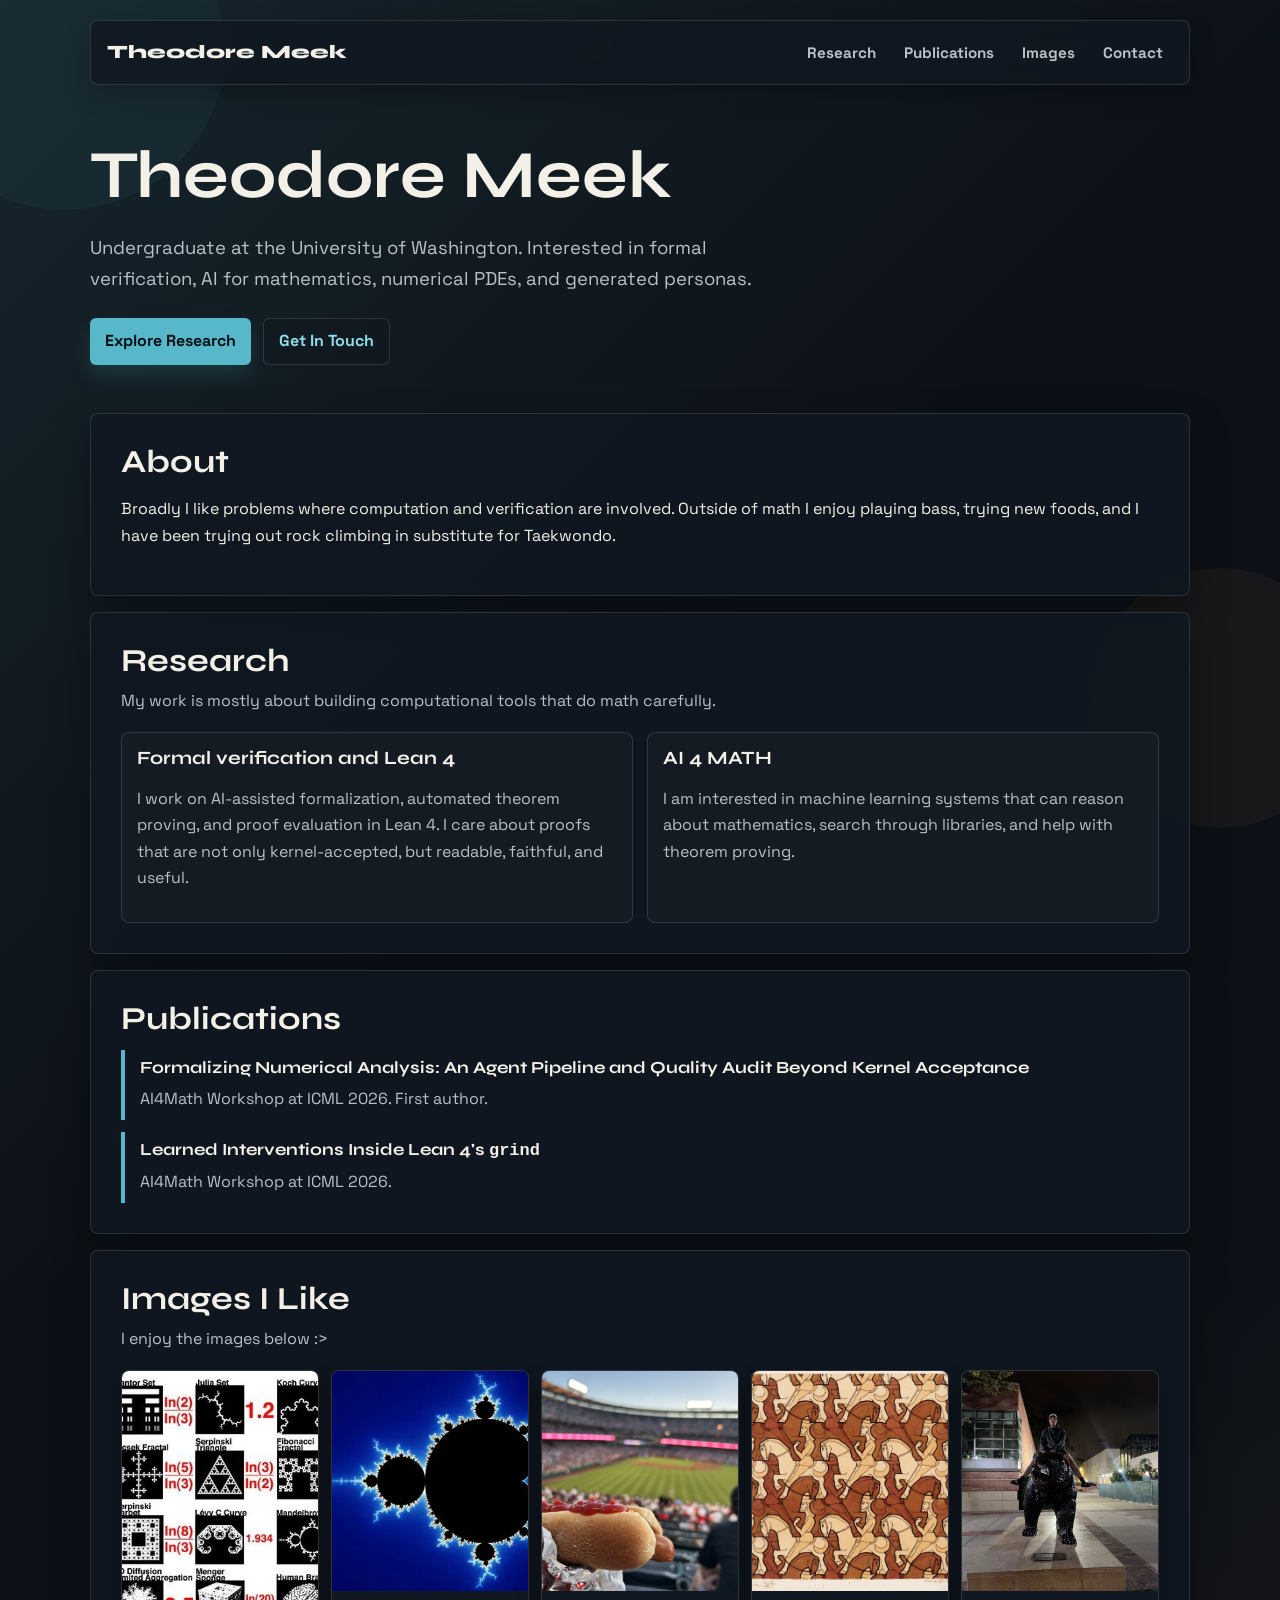
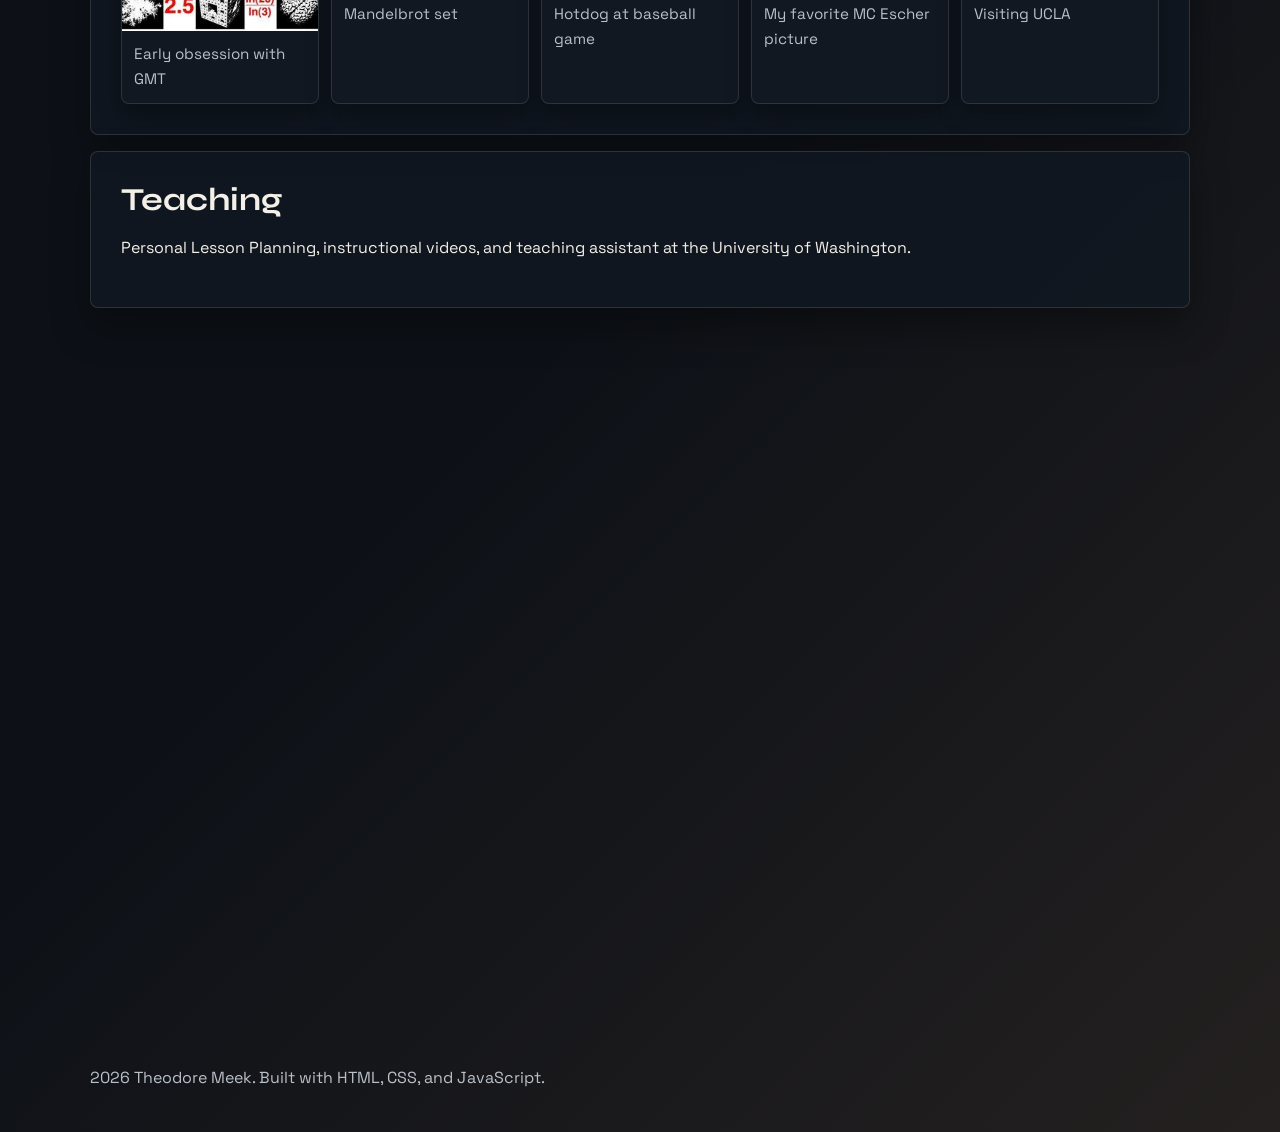
<file: index.html>
<!DOCTYPE html>
<html lang="en">
  <head>
    <meta charset="UTF-8" />
    <meta name="viewport" content="width=device-width, initial-scale=1.0" />
    <title>Theodore Meek</title>
    <meta
      name="description"
      content="Theodore Meek's personal site: formal verification, AI for mathematics, numerical PDEs, and generated personas."
    />
    <link rel="preconnect" href="https://fonts.googleapis.com" />
    <link rel="preconnect" href="https://fonts.gstatic.com" crossorigin />
    <link
      href="https://fonts.googleapis.com/css2?family=Space+Grotesk:wght@400;500;700&family=Syne:wght@700;800&display=swap"
      rel="stylesheet"
    />
    <link rel="stylesheet" href="styles.css" />
  </head>
  <body>
    <div class="bg-shape bg-shape-1" aria-hidden="true"></div>
    <div class="bg-shape bg-shape-2" aria-hidden="true"></div>

    <header class="site-header">
      <a class="logo" href="index.html">Theodore Meek</a>
      <nav>
        <ul class="nav-list">
          <li><a href="research.html">Research</a></li>
          <li><a href="publications.html">Publications</a></li>
          <li><a href="images.html">Images</a></li>
          <li><a href="contact.html">Contact</a></li>
        </ul>
      </nav>
    </header>

    <main id="home">
      <section class="hero reveal">
        <h1>Theodore Meek</h1>
        <p class="hero-copy">
          Undergraduate at the University of Washington. Interested in formal
          verification, AI for mathematics, numerical PDEs, and generated
          personas.
        </p>
        <div class="hero-actions">
          <a class="btn btn-primary" href="research.html">Explore Research</a>
          <a class="btn btn-ghost" href="contact.html">Get In Touch</a>
        </div>
      </section>

      <section id="about" class="panel reveal">
        <h2>About</h2>
        <p>
          Broadly I like problems where computation and verification are
          involved. Outside of math I enjoy playing bass, trying new foods, and
          I have been trying out rock climbing in substitute for Taekwondo.
        </p>
      </section>

      <section id="research" class="panel reveal">
        <h2>Research</h2>
        <p class="section-intro">
          My work is mostly about building computational tools that do math
          carefully.
        </p>
        <div class="cards research-cards">
          <article class="card">
            <h3>Formal verification and Lean 4</h3>
            <p>
              I work on AI-assisted formalization, automated theorem proving,
              and proof evaluation in Lean 4. I care about proofs that are not
              only kernel-accepted, but readable, faithful, and useful.
            </p>
          </article>
          <article class="card">
            <h3>AI 4 MATH</h3>
            <p>
              I am interested in machine learning systems that can reason about
              mathematics, search through libraries, and help with theorem
              proving.
            </p>
          </article>
        </div>
      </section>

      <section id="publications" class="panel reveal">
        <h2>Publications</h2>
        <div class="publication-list">
          <article class="publication-item">
            <h3>Formalizing Numerical Analysis: An Agent Pipeline and Quality Audit Beyond Kernel Acceptance</h3>
            <p>AI4Math Workshop at ICML 2026. First author.</p>
          </article>
          <article class="publication-item">
            <h3>Learned Interventions Inside Lean 4's <code>grind</code></h3>
            <p>AI4Math Workshop at ICML 2026.</p>
          </article>
        </div>
      </section>

      <section id="images" class="panel reveal">
        <h2>Images I Like</h2>
        <p class="section-intro">
          I enjoy the images below :>
        </p>
        <div class="image-grid">
          <figure class="image-card image-card--poster">
            <img src="assets/images/Lets%20make%20this%20better.jpg" alt="Early obsession with GMT" />
            <figcaption>Early obsession with GMT</figcaption>
          </figure>
          <figure class="image-card">
            <img src="assets/images/mandelbrot%20set%20again.webp" alt="Mandelbrot set" />
            <figcaption>Mandelbrot set</figcaption>
          </figure>
          <figure class="image-card">
            <img src="assets/images/hotdog%20at%20baseball%20game.jpg" alt="Hotdog at baseball game" />
            <figcaption>Hotdog at baseball game</figcaption>
          </figure>
          <figure class="image-card">
            <img src="assets/images/mc%20escher.jpg" alt="My favorite MC Escher picture" />
            <figcaption>My favorite MC Escher picture</figcaption>
          </figure>
          <figure class="image-card">
            <img src="assets/images/bear.jfif" alt="Visiting UCLA" />
            <figcaption>Visiting UCLA</figcaption>
          </figure>
        </div>
      </section>

      <section id="teaching" class="panel reveal">
        <h2>Teaching</h2>
        <p>
          Personal Lesson Planning, instructional videos, and teaching
          assistant at the University of Washington.
        </p>
      </section>

      <section id="experience" class="panel reveal">
        <h2>Selected Experience</h2>
        <div class="publication-list">
          <article class="publication-item">
            <h3>UW Math and AI Lab</h3>
            <p>
              Lean 4 formalization, automated mathematics, proof evaluation,
              and mathematical AI.
            </p>
          </article>
          <article class="publication-item">
            <h3>Formal Verification Group, Zhejiang University</h3>
            <p>
              Informal and formal mathematical reasoning, including work related
              to miniF2F and reinforcement-learning-based theorem proving.
            </p>
          </article>
        </div>
      </section>

      <section id="awards" class="panel reveal">
        <h2>Awards and Service</h2>
        <p>
          Selected honors and activities include the UW Math AI Lab Fellowship,
          Outstanding Lean Contributions Award, 2nd place at the UW Lean
          Hackathon, and co-founding
          <a href="https://www.kingcountykeys.org/" target="_blank" rel="noreferrer">King County Keys</a>,
          a nonprofit providing free online music lessons to K-8 students.
        </p>
      </section>

      <section id="contact" class="panel reveal">
        <h2>Contact</h2>
        <ul class="contact-list">
          <li>Email: <a href="mailto:theomeek@hotmail.com">theomeek@hotmail.com</a></li>
          <li>GitHub: <a href="https://github.com/tdwag123" target="_blank" rel="noreferrer">github.com/tdwag123</a></li>
          <li>LinkedIn: <a href="https://www.linkedin.com/in/theodore-meek-9a7b171b7/" target="_blank" rel="noreferrer">linkedin.com/in/theodore-meek-9a7b171b7</a></li>
        </ul>
      </section>
    </main>

    <footer class="site-footer">
      <p><span id="year"></span> Theodore Meek. Built with HTML, CSS, and JavaScript.</p>
    </footer>

    <script src="script.js"></script>
  </body>
</html>
</file>
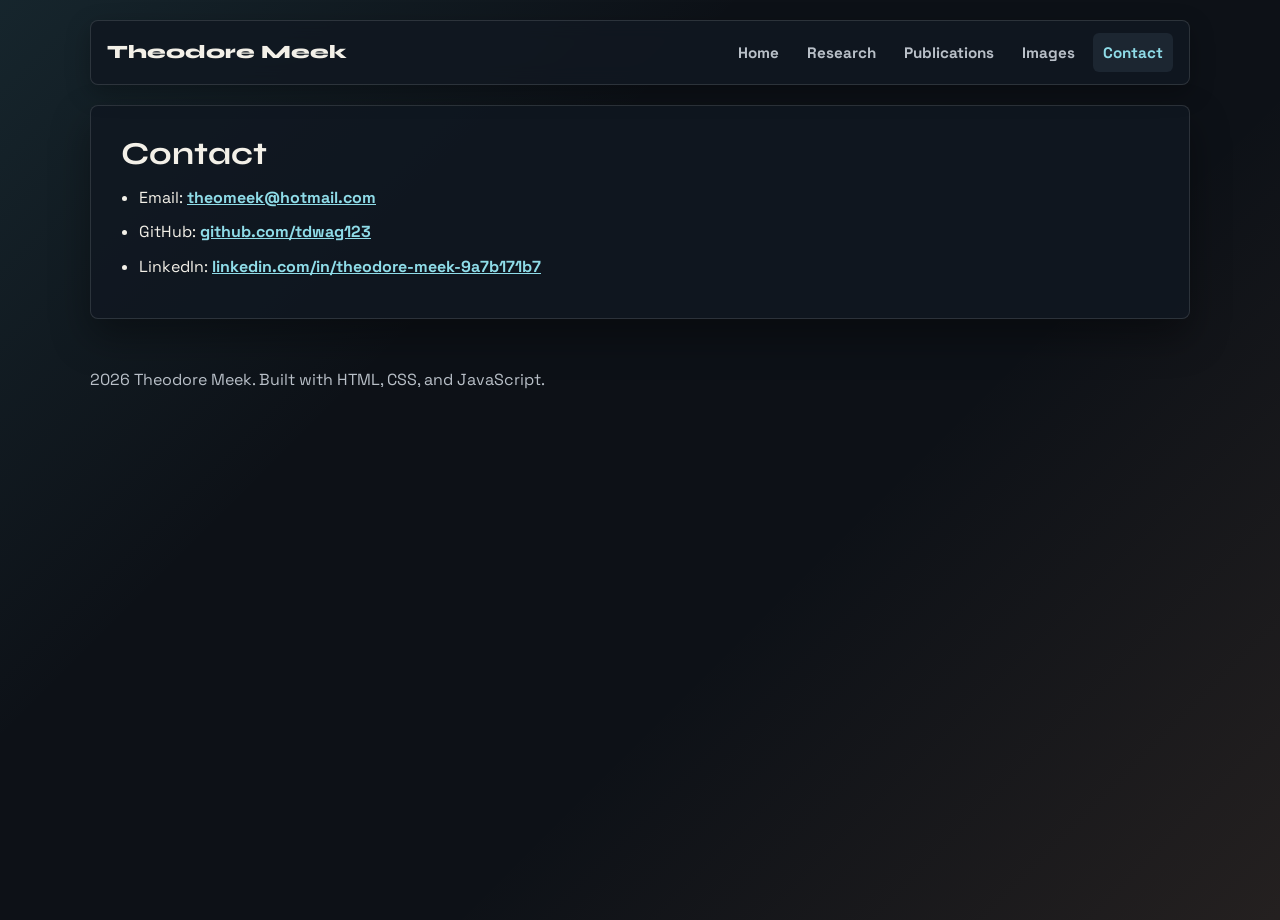
<file: contact.html>
<!DOCTYPE html>
<html lang="en">
  <head>
    <meta charset="utf-8" />
    <meta name="viewport" content="width=device-width,initial-scale=1" />
    <title>Contact - Theodore Meek</title>
    <link rel="preconnect" href="https://fonts.googleapis.com" />
    <link rel="preconnect" href="https://fonts.gstatic.com" crossorigin />
    <link
      href="https://fonts.googleapis.com/css2?family=Space+Grotesk:wght@400;500;700&family=Syne:wght@700;800&display=swap"
      rel="stylesheet"
    />
    <link rel="stylesheet" href="styles.css" />
  </head>
  <body>
    <header class="site-header">
      <a class="logo" href="index.html">Theodore Meek</a>
      <nav>
        <ul class="nav-list">
          <li><a href="index.html">Home</a></li>
          <li><a href="research.html">Research</a></li>
          <li><a href="publications.html">Publications</a></li>
          <li><a href="images.html">Images</a></li>
          <li><a href="contact.html" class="active">Contact</a></li>
        </ul>
      </nav>
    </header>

    <main>
      <section class="panel">
        <h2>Contact</h2>
        <ul class="contact-list">
          <li>Email: <a href="mailto:theomeek@hotmail.com">theomeek@hotmail.com</a></li>
          <li>GitHub: <a href="https://github.com/tdwag123" target="_blank" rel="noreferrer">github.com/tdwag123</a></li>
          <li>LinkedIn: <a href="https://www.linkedin.com/in/theodore-meek-9a7b171b7/" target="_blank" rel="noreferrer">linkedin.com/in/theodore-meek-9a7b171b7</a></li>
        </ul>
      </section>
    </main>

    <footer class="site-footer">
      <p><span id="year"></span> Theodore Meek. Built with HTML, CSS, and JavaScript.</p>
    </footer>

    <script src="script.js"></script>
  </body>
</html>
</file>
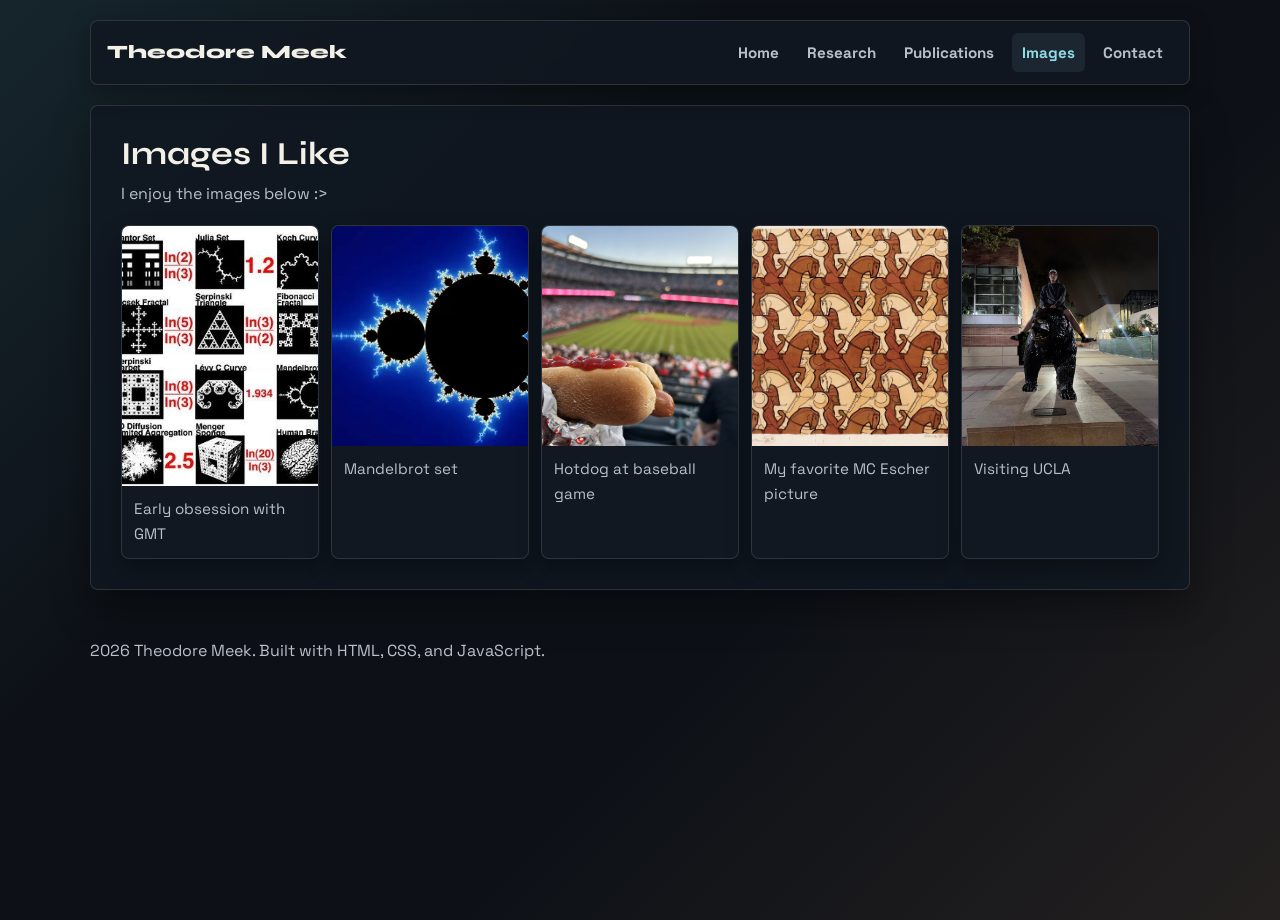
<file: images.html>
<!DOCTYPE html>
<html lang="en">
  <head>
    <meta charset="utf-8" />
    <meta name="viewport" content="width=device-width,initial-scale=1" />
    <title>Images - Theodore Meek</title>
    <link rel="preconnect" href="https://fonts.googleapis.com" />
    <link rel="preconnect" href="https://fonts.gstatic.com" crossorigin />
    <link
      href="https://fonts.googleapis.com/css2?family=Space+Grotesk:wght@400;500;700&family=Syne:wght@700;800&display=swap"
      rel="stylesheet"
    />
    <link rel="stylesheet" href="styles.css" />
  </head>
  <body>
    <header class="site-header">
      <a class="logo" href="index.html">Theodore Meek</a>
      <nav>
        <ul class="nav-list">
          <li><a href="index.html">Home</a></li>
          <li><a href="research.html">Research</a></li>
          <li><a href="publications.html">Publications</a></li>
          <li><a href="images.html" class="active">Images</a></li>
          <li><a href="contact.html">Contact</a></li>
        </ul>
      </nav>
    </header>

    <main>
      <section class="panel">
        <h2>Images I Like</h2>
        <p class="section-intro">I enjoy the images below :&gt;</p>
        <div class="image-grid">
          <figure class="image-card image-card--poster">
            <img src="assets/images/Lets%20make%20this%20better.jpg" alt="Early obsession with GMT" />
            <figcaption>Early obsession with GMT</figcaption>
          </figure>
          <figure class="image-card">
            <img src="assets/images/mandelbrot%20set%20again.webp" alt="Mandelbrot set" />
            <figcaption>Mandelbrot set</figcaption>
          </figure>
          <figure class="image-card">
            <img src="assets/images/hotdog%20at%20baseball%20game.jpg" alt="Hotdog at baseball game" />
            <figcaption>Hotdog at baseball game</figcaption>
          </figure>
          <figure class="image-card">
            <img src="assets/images/mc%20escher.jpg" alt="My favorite MC Escher picture" />
            <figcaption>My favorite MC Escher picture</figcaption>
          </figure>
          <figure class="image-card">
            <img src="assets/images/bear.jfif" alt="Visiting UCLA" />
            <figcaption>Visiting UCLA</figcaption>
          </figure>
        </div>
      </section>
    </main>

    <footer class="site-footer">
      <p><span id="year"></span> Theodore Meek. Built with HTML, CSS, and JavaScript.</p>
    </footer>

    <script src="script.js"></script>
  </body>
</html>
</file>
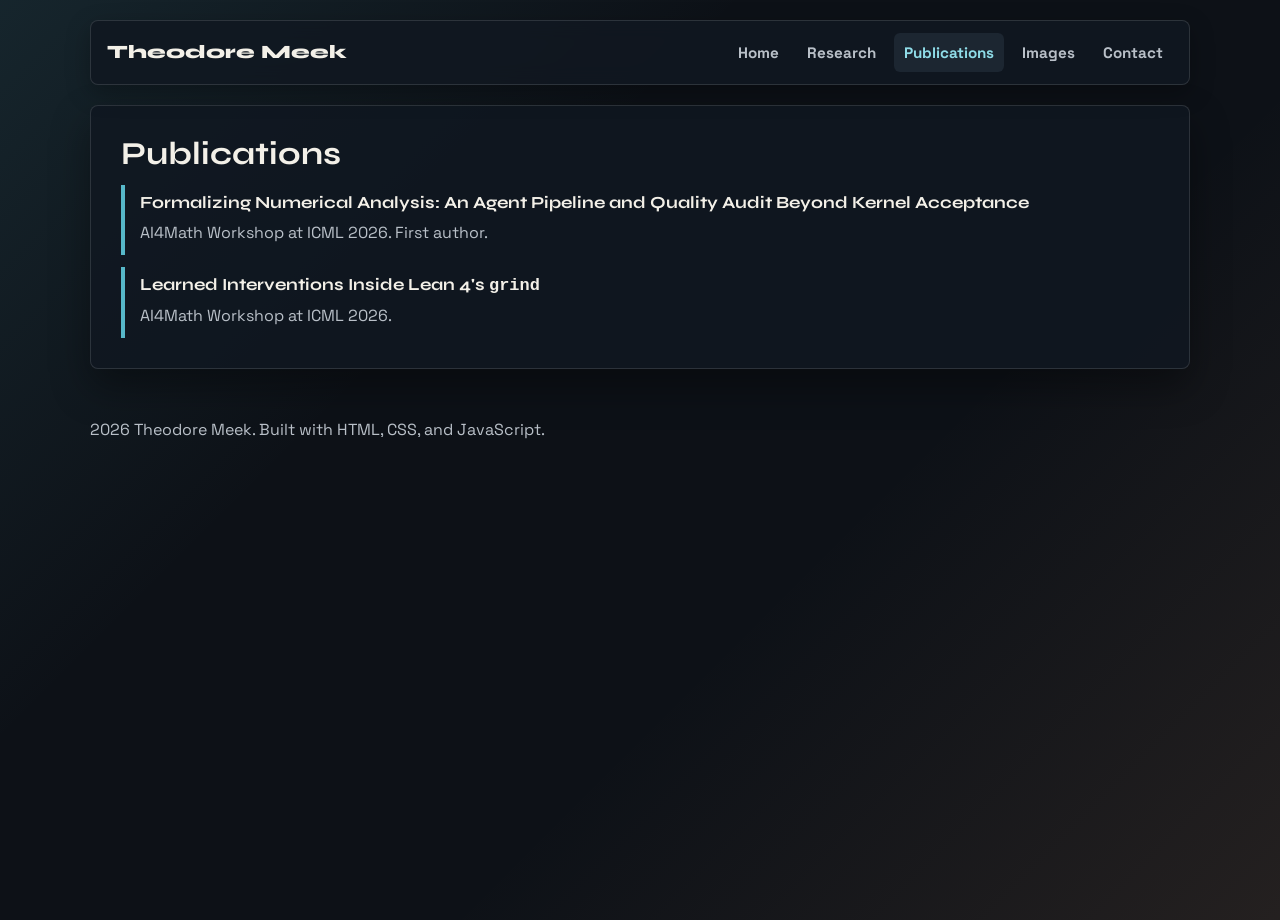
<file: publications.html>
<!DOCTYPE html>
<html lang="en">
  <head>
    <meta charset="utf-8" />
    <meta name="viewport" content="width=device-width,initial-scale=1" />
    <title>Publications - Theodore Meek</title>
    <link rel="preconnect" href="https://fonts.googleapis.com" />
    <link rel="preconnect" href="https://fonts.gstatic.com" crossorigin />
    <link
      href="https://fonts.googleapis.com/css2?family=Space+Grotesk:wght@400;500;700&family=Syne:wght@700;800&display=swap"
      rel="stylesheet"
    />
    <link rel="stylesheet" href="styles.css" />
  </head>
  <body>
    <header class="site-header">
      <a class="logo" href="index.html">Theodore Meek</a>
      <nav>
        <ul class="nav-list">
          <li><a href="index.html">Home</a></li>
          <li><a href="research.html">Research</a></li>
          <li><a href="publications.html" class="active">Publications</a></li>
          <li><a href="images.html">Images</a></li>
          <li><a href="contact.html">Contact</a></li>
        </ul>
      </nav>
    </header>

    <main>
      <section class="panel">
        <h2>Publications</h2>
        <div class="publication-list">
          <article class="publication-item">
            <h3>Formalizing Numerical Analysis: An Agent Pipeline and Quality Audit Beyond Kernel Acceptance</h3>
            <p>AI4Math Workshop at ICML 2026. First author.</p>
          </article>
          <article class="publication-item">
            <h3>Learned Interventions Inside Lean 4's <code>grind</code></h3>
            <p>AI4Math Workshop at ICML 2026.</p>
          </article>
        </div>
      </section>
    </main>

    <footer class="site-footer">
      <p><span id="year"></span> Theodore Meek. Built with HTML, CSS, and JavaScript.</p>
    </footer>

    <script src="script.js"></script>
  </body>
</html>
</file>
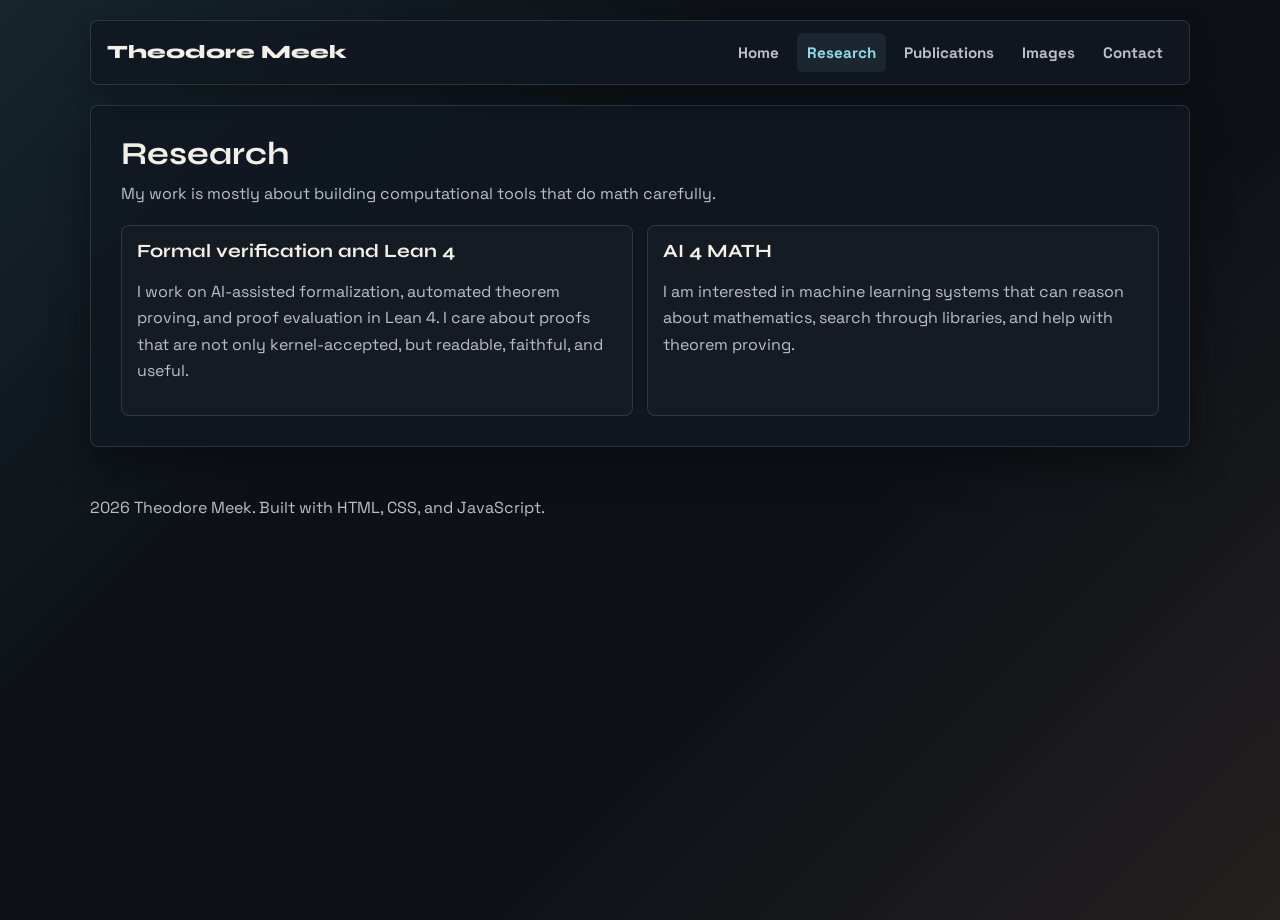
<file: research.html>
<!DOCTYPE html>
<html lang="en">
  <head>
    <meta charset="utf-8" />
    <meta name="viewport" content="width=device-width,initial-scale=1" />
    <title>Research - Theodore Meek</title>
    <link rel="preconnect" href="https://fonts.googleapis.com" />
    <link rel="preconnect" href="https://fonts.gstatic.com" crossorigin />
    <link
      href="https://fonts.googleapis.com/css2?family=Space+Grotesk:wght@400;500;700&family=Syne:wght@700;800&display=swap"
      rel="stylesheet"
    />
    <link rel="stylesheet" href="styles.css" />
  </head>
  <body>
    <header class="site-header">
      <a class="logo" href="index.html">Theodore Meek</a>
      <nav>
        <ul class="nav-list">
          <li><a href="index.html">Home</a></li>
          <li><a href="research.html" class="active">Research</a></li>
          <li><a href="publications.html">Publications</a></li>
          <li><a href="images.html">Images</a></li>
          <li><a href="contact.html">Contact</a></li>
        </ul>
      </nav>
    </header>

    <main>
      <section class="panel">
        <h2>Research</h2>
        <p class="section-intro">My work is mostly about building computational tools that do math carefully.</p>
        <div class="cards research-cards">
          <article class="card">
            <h3>Formal verification and Lean 4</h3>
            <p>I work on AI-assisted formalization, automated theorem proving, and proof evaluation in Lean 4. I care about proofs that are not only kernel-accepted, but readable, faithful, and useful.</p>
          </article>
          <article class="card">
            <h3>AI 4 MATH</h3>
            <p>I am interested in machine learning systems that can reason about mathematics, search through libraries, and help with theorem proving.</p>
          </article>
        </div>
      </section>
    </main>

    <footer class="site-footer">
      <p><span id="year"></span> Theodore Meek. Built with HTML, CSS, and JavaScript.</p>
    </footer>

    <script src="script.js"></script>
  </body>
</html>
</file>
<file: styles.css>
:root {
  --bg: #0d1117;
  --bg-soft: #141b23;
  --surface: #111821;
  --surface-muted: #1c2631;
  --text: #f3f0e8;
  --muted: #b9c0c8;
  --accent: #57b8c9;
  --accent-strong: #8fdce8;
  --accent-warm: #f0a66f;
  --border: rgba(255, 255, 255, 0.12);
  --shadow: 0 18px 38px rgba(0, 0, 0, 0.36);
}

* {
  box-sizing: border-box;
}

html,
body {
  margin: 0;
  padding: 0;
}

body {
  min-height: 100vh;
  background:
    linear-gradient(135deg, rgba(87, 184, 201, 0.12), transparent 34%),
    linear-gradient(315deg, rgba(240, 166, 111, 0.1), transparent 38%),
    var(--bg);
  color: var(--text);
  font-family: "Space Grotesk", "Segoe UI", system-ui, sans-serif;
  line-height: 1.65;
}

.bg-shape {
  position: fixed;
  z-index: -1;
  border-radius: 50%;
  opacity: 0.35;
  pointer-events: none;
}

.bg-shape-1 {
  width: 320px;
  height: 320px;
  background: rgba(87, 184, 201, 0.16);
  top: -110px;
  left: -95px;
}

.bg-shape-2 {
  width: 260px;
  height: 260px;
  background: rgba(240, 166, 111, 0.13);
  right: -70px;
  bottom: 8%;
}

.site-header {
  width: min(1100px, 92%);
  margin: 20px auto;
  padding: 12px 16px;
  display: flex;
  align-items: center;
  justify-content: space-between;
  gap: 18px;
  border: 1px solid var(--border);
  border-radius: 8px;
  background: rgba(17, 24, 33, 0.86);
  box-shadow: 0 8px 24px rgba(0, 0, 0, 0.28);
  backdrop-filter: blur(10px);
}

.logo {
  color: var(--text);
  font-family: "Syne", "Segoe UI", system-ui, sans-serif;
  font-size: 1.18rem;
  font-weight: 800;
  text-decoration: none;
}

.nav-list {
  display: flex;
  align-items: center;
  gap: 8px;
  margin: 0;
  padding: 0;
  list-style: none;
}

.nav-list a {
  display: block;
  padding: 7px 10px;
  border-radius: 6px;
  color: var(--muted);
  font-size: 0.95rem;
  font-weight: 700;
  text-decoration: none;
}

.nav-list a.active,
.nav-list a:hover,
.nav-list a:focus-visible {
  background: var(--surface-muted);
  color: var(--accent-strong);
}

main {
  width: min(1100px, 92%);
  margin: 18px auto 48px;
}

.hero {
  margin: 52px 0 38px;
  padding-bottom: 10px;
}

.eyebrow {
  margin: 0 0 8px;
  color: var(--accent-warm);
  font-size: 0.88rem;
  font-weight: 800;
  letter-spacing: 0.12em;
  text-transform: uppercase;
}

h1,
h2,
h3 {
  margin-top: 0;
  font-family: "Syne", "Segoe UI", system-ui, sans-serif;
  line-height: 1.15;
}

h1 {
  max-width: 850px;
  margin-bottom: 16px;
  font-size: 4.2rem;
}

h2 {
  margin-bottom: 12px;
  font-size: 2rem;
}

h3 {
  margin-bottom: 8px;
}

.accent {
  color: var(--accent-strong);
}

.hero-copy {
  max-width: 720px;
  color: var(--muted);
  font-size: 1.16rem;
}

.hero-actions {
  display: flex;
  flex-wrap: wrap;
  gap: 12px;
  margin-top: 24px;
}

.btn {
  display: inline-flex;
  align-items: center;
  min-height: 42px;
  padding: 9px 15px;
  border-radius: 6px;
  font-weight: 800;
  text-decoration: none;
}

.btn-primary {
  background: var(--accent);
  color: #091116;
  box-shadow: 0 10px 20px rgba(87, 184, 201, 0.16);
}

.btn-primary:hover,
.btn-primary:focus-visible {
  background: var(--accent-strong);
}

.btn-ghost {
  border: 1px solid var(--border);
  background: rgba(17, 24, 33, 0.55);
  color: var(--accent-strong);
}

.panel {
  margin: 16px 0;
  padding: clamp(20px, 3vw, 30px);
  border: 1px solid var(--border);
  border-radius: 8px;
  background: rgba(17, 24, 33, 0.82);
  box-shadow: var(--shadow);
}

.section-intro {
  margin-top: -4px;
  margin-bottom: 18px;
  color: var(--muted);
}

.cards {
  display: grid;
  grid-template-columns: repeat(auto-fit, minmax(220px, 1fr));
  gap: 14px;
}

.card,
.problem-item {
  border: 1px solid var(--border);
  border-radius: 8px;
  background: var(--bg-soft);
  padding: 15px;
}

.card p,
.problem-item p,
.publication-item p {
  color: var(--muted);
}

.card a {
  color: var(--accent-strong);
  font-weight: 800;
  text-decoration: none;
}

.publication-list,
.problem-list {
  display: grid;
  gap: 12px;
}

.publication-item {
  padding: 8px 0 8px 15px;
  border-left: 4px solid var(--accent);
}

.publication-item h3,
.problem-item h3 {
  font-size: 1.06rem;
}

.publication-item p,
.problem-item p {
  margin: 0;
}

.question-list {
  margin: 0;
  padding-left: 20px;
}

.question-list li {
  margin-bottom: 10px;
}

.image-grid {
  display: grid;
  grid-template-columns: repeat(auto-fit, minmax(190px, 1fr));
  gap: 12px;
}

.image-card {
  margin: 0;
  overflow: hidden;
  border: 1px solid var(--border);
  border-radius: 8px;
  background: var(--surface);
  box-shadow: 0 12px 24px rgba(0, 0, 0, 0.28);
}

.image-card img {
  display: block;
  width: 100%;
  height: 220px;
  object-fit: cover;
  background: var(--surface-muted);
}

.image-card--poster img {
  height: 260px;
  object-position: center;
}

.image-card figcaption {
  padding: 10px 12px 12px;
  color: var(--muted);
  font-size: 0.95rem;
}

.contact-list {
  margin: 0;
  padding-left: 18px;
}

.contact-list li {
  margin-bottom: 8px;
}

.contact-list a {
  color: var(--accent-strong);
  font-weight: 700;
}

.site-footer {
  width: min(1100px, 92%);
  margin: 0 auto 42px;
  color: var(--muted);
}

.reveal {
  opacity: 0;
  transform: translateY(18px);
  transition: opacity 600ms ease, transform 600ms ease;
}

.reveal.is-visible {
  opacity: 1;
  transform: translateY(0);
}

@media (max-width: 720px) {
  .site-header {
    align-items: flex-start;
    flex-direction: column;
    padding: 12px;
  }

  .nav-list {
    width: 100%;
    justify-content: flex-start;
    overflow-x: auto;
    padding-bottom: 4px;
  }

  .nav-list a {
    white-space: nowrap;
  }

  .hero {
    margin-top: 34px;
  }

  h1 {
    font-size: 2.35rem;
  }

  h2 {
    font-size: 1.45rem;
  }

  .hero-copy {
    font-size: 1rem;
  }

  .image-card img,
  .image-card--poster img {
    height: 185px;
  }
}
</file>
